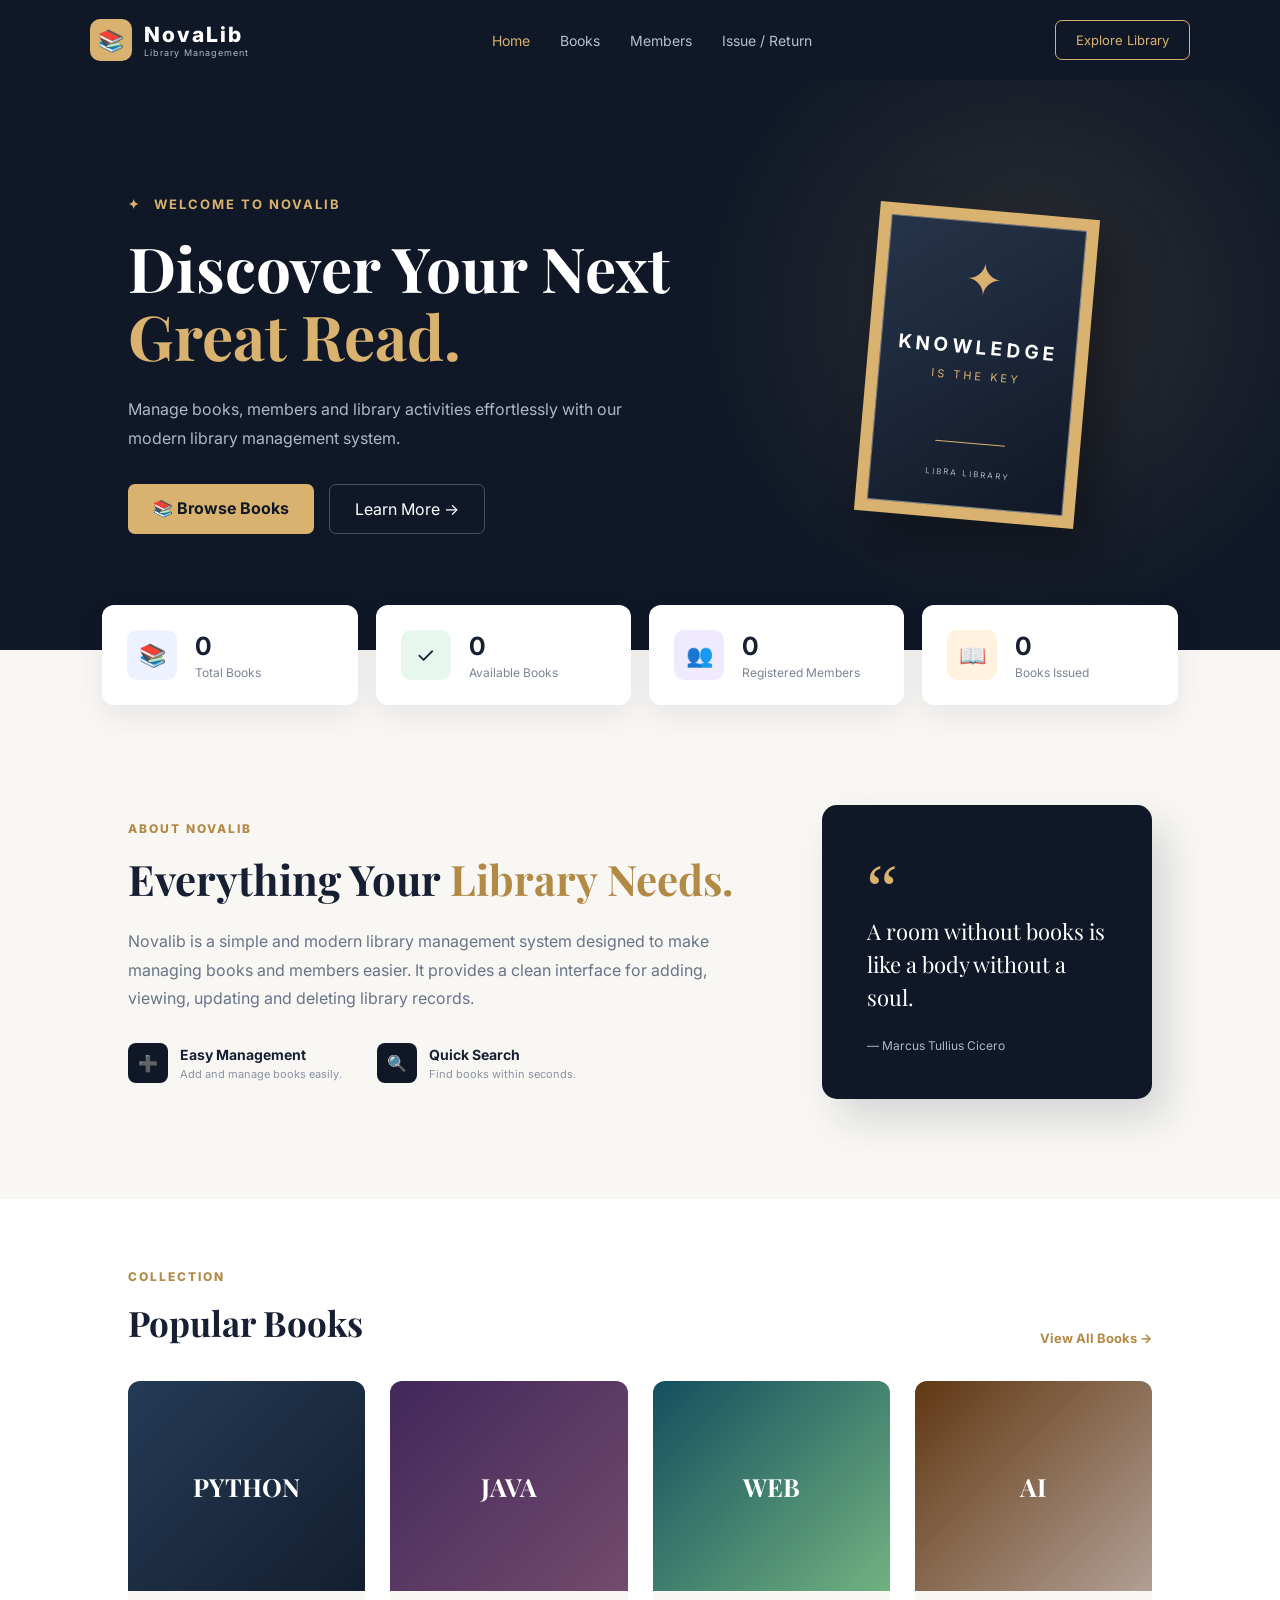
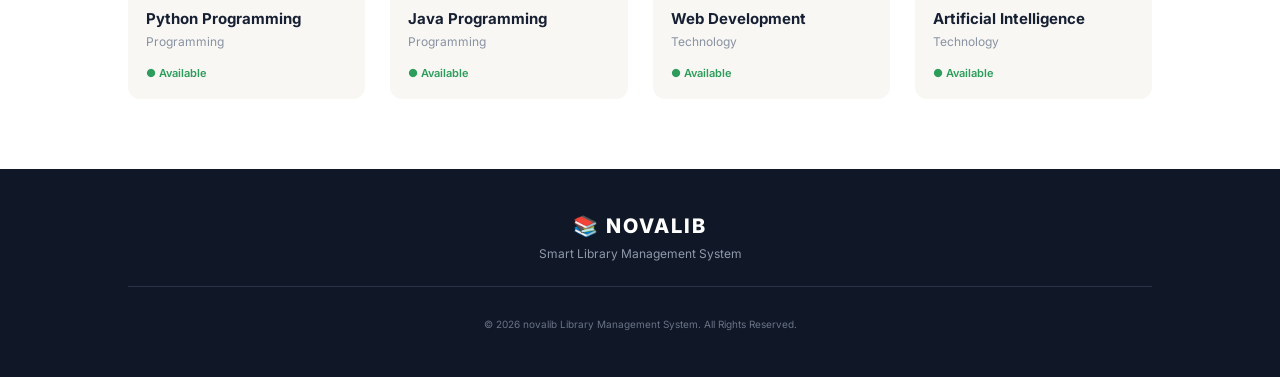
<file: index.html>
<!DOCTYPE html>
<html lang="en">

<head>

    <meta charset="UTF-8">

    <meta name="viewport"
          content="width=device-width, initial-scale=1.0">

    <title>NovaLib - Library Management System</title>

    <!-- Google Font -->
    <link rel="preconnect"
          href="https://fonts.googleapis.com">

    <link rel="preconnect"
          href="https://fonts.gstatic.com"
          crossorigin>

    <link href="https://fonts.googleapis.com/css2?family=Inter:wght@400;500;600;700;800&family=Playfair+Display:wght@600;700&display=swap"
          rel="stylesheet">


    <link rel="stylesheet" href="style.css">
    <link rel="stylesheet" href="javascript.js">
    <link rel="stylesheet" href="book.html">

</head>


<body>




<header class="navbar">

    <div class="logo">

        <div class="logo-icon">
            📚
        </div>

        <div>
            <span class="logo-main">NovaLib</span>
            <span class="logo-sub">Library Management</span>
        </div>

    </div>


    <nav>

        <a href="index.html" class="active">
            Home
        </a>

        <a href="book.html">
            Books
        </a>

        <a href="members.html">
            Members
        </a>

        <a href="issue.html">
            Issue / Return
        </a>

    </nav>


    <a href="book.html"
       class="nav-button">

        Explore Library

    </a>

</header>





<section class="hero">

    <div class="hero-content">

        <div class="small-title">

            <span>✦</span>

            WELCOME TO NOVALIB

        </div>


        <h1>

            Discover Your Next
            <span>Great Read.</span>

        </h1>


        <p>

            Manage books, members and library activities
            effortlessly with our modern library management system.

        </p>


        <div class="hero-buttons">

            <a href="book.html"
               class="primary-button">

                📚 Browse Books

            </a>


            <a href="#about"
               class="secondary-button">

                Learn More →

            </a>

        </div>

    </div>



    <div class="hero-book">

        <div class="book-card">

            <div class="book-cover">

                <div class="book-symbol">
                    ✦
                </div>

                <h3>
                    KNOWLEDGE
                </h3>

                <p>
                    IS THE KEY
                </p>

                <div class="book-line"></div>

                <small>
                    LIBRA LIBRARY
                </small>

            </div>

        </div>

    </div>

</section>





<section class="stats">

    <div class="stat-card">

        <div class="stat-icon">
            📚
        </div>

        <div>

            <h2 id="totalBooks">
                0
            </h2>

            <p>
                Total Books
            </p>

        </div>

    </div>



    <div class="stat-card">

        <div class="stat-icon green">
            ✓
        </div>

        <div>

            <h2 id="availableBooks">
                0
            </h2>

            <p>
                Available Books
            </p>

        </div>

    </div>



    <div class="stat-card">

        <div class="stat-icon purple">
            👥
        </div>

        <div>

            <h2 id="totalMembers">
                0
            </h2>

            <p>
                Registered Members
            </p>

        </div>

    </div>



    <div class="stat-card">

        <div class="stat-icon orange">
            📖
        </div>

        <div>

            <h2 id="issuedBooks">
                0
            </h2>

            <p>
                Books Issued
            </p>

        </div>

    </div>

</section>





<section class="about"
         id="about">

    <div class="about-text">

        <div class="section-label">
            ABOUT NOVALIB
        </div>


        <h2>

            Everything Your
            <span>Library Needs.</span>

        </h2>


        <p>

            Novalib is a simple and modern library management
            system designed to make managing books and members
            easier. It provides a clean interface for adding,
            viewing, updating and deleting library records.

        </p>


        <div class="features">

            <div class="feature">

                <div class="feature-icon">
                    ➕
                </div>

                <div>

                    <h3>
                        Easy Management
                    </h3>

                    <p>
                        Add and manage books easily.
                    </p>

                </div>

            </div>


            <div class="feature">

                <div class="feature-icon">
                    🔍
                </div>

                <div>

                    <h3>
                        Quick Search
                    </h3>

                    <p>
                        Find books within seconds.
                    </p>

                </div>

            </div>

        </div>

    </div>



    <div class="about-card">

        <div class="quote-icon">
            “
        </div>

        <p>

            A room without books is like
            a body without a soul.

        </p>

        <span>
            — Marcus Tullius Cicero
        </span>

    </div>

</section>



<section class="popular">

    <div class="section-heading">

        <div>

            <div class="section-label">
                COLLECTION
            </div>

            <h2>
                Popular Books
            </h2>

        </div>


        <a href="book.html">
            View All Books →
        </a>

    </div>



    <div class="book-grid">


        <!-- Book 1 -->

        <div class="book-item">

            <div class="mini-cover cover-one">

                <span>
                    PYTHON
                </span>

            </div>

            <div class="book-info">

                <h3>
                    Python Programming
                </h3>

                <p>
                    Programming
                </p>

                <span class="available">
                    ● Available
                </span>

            </div>

        </div>




        <div class="book-item">

            <div class="mini-cover cover-two">

                <span>
                    JAVA
                </span>

            </div>

            <div class="book-info">

                <h3>
                    Java Programming
                </h3>

                <p>
                    Programming
                </p>

                <span class="available">
                    ● Available
                </span>

            </div>

        </div>




        <div class="book-item">

            <div class="mini-cover cover-three">

                <span>
                    WEB
                </span>

            </div>

            <div class="book-info">

                <h3>
                    Web Development
                </h3>

                <p>
                    Technology
                </p>

                <span class="available">
                    ● Available
                </span>

            </div>

        </div>




        <div class="book-item">

            <div class="mini-cover cover-four">

                <span>
                    AI
                </span>

            </div>

            <div class="book-info">

                <h3>
                    Artificial Intelligence
                </h3>

                <p>
                    Technology
                </p>

                <span class="available">
                    ● Available
                </span>

            </div>

        </div>


    </div>

</section>




<footer>

    <div class="footer-logo">

        📚 NOVALIB

    </div>


    <p>

        Smart Library Management System

    </p>


    <div class="footer-line"></div>


    <small>

        © 2026 novalib Library Management System.
        All Rights Reserved.

    </small>

</footer>




<script src="javascript.js"></script>

</body>

</html>
</file>
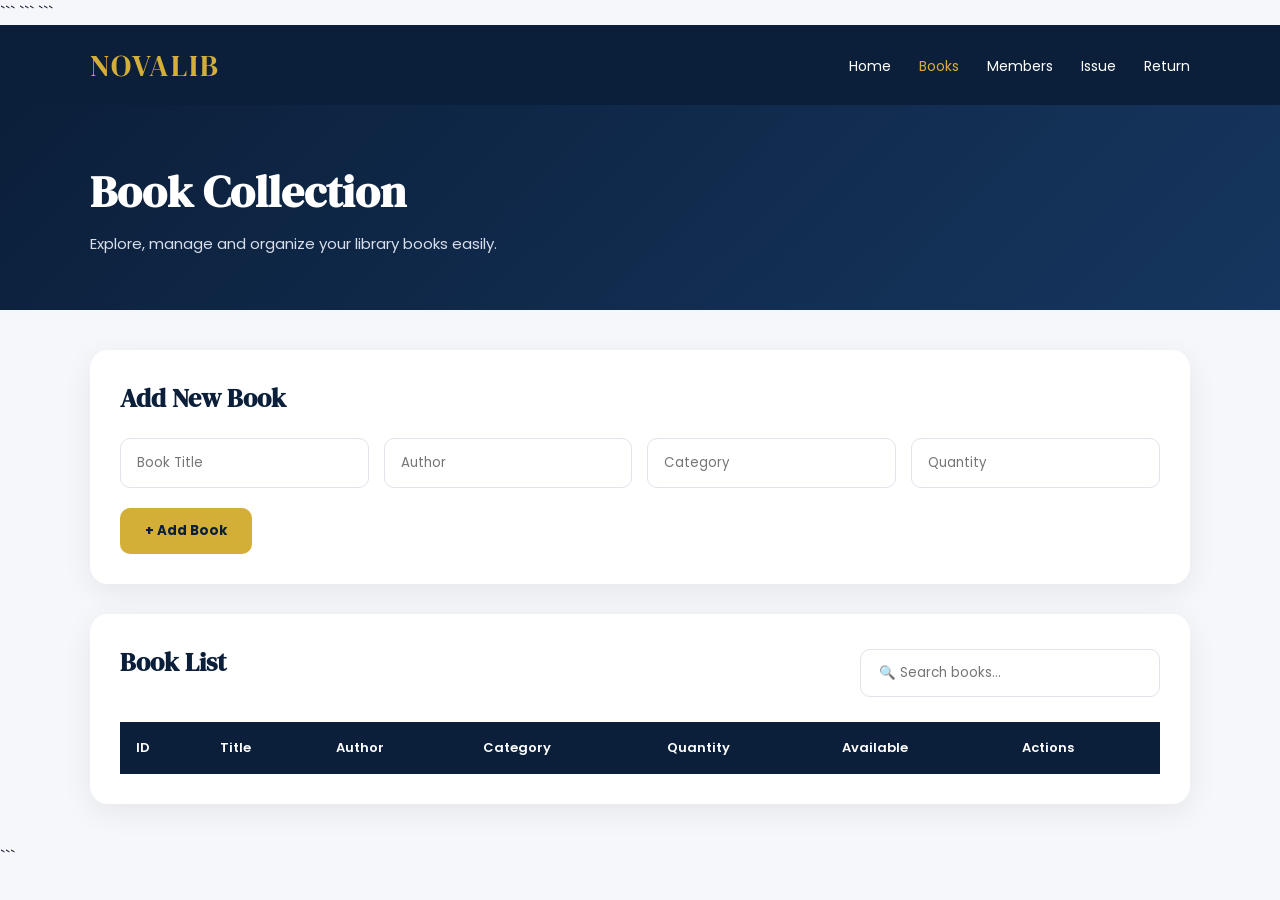
<file: book.html>
<!DOCTYPE html>

<html lang="en">

<head>
    <meta charset="UTF-8">
    <meta name="viewport" content="width=device-width, initial-scale=1.0">

```
<title>NOVALIB | Books</title>

<!-- Google Font -->
<link rel="preconnect" href="https://fonts.googleapis.com">
<link rel="preconnect" href="https://fonts.gstatic.com" crossorigin>
<link href="https://fonts.googleapis.com/css2?family=DM+Serif+Display&family=Poppins:wght@300;400;500;600;700&display=swap" rel="stylesheet">

<link rel="stylesheet" href="style.css">

<style>

    * {
        margin: 0;
        padding: 0;
        box-sizing: border-box;
    }

    body {
        font-family: 'Poppins', sans-serif;
        background: #f5f7fb;
        color: #172033;
    }

    /* NAVBAR */
    .navbar {
        background: #0b1f3a;
        padding: 18px 7%;
        display: flex;
        justify-content: space-between;
        align-items: center;
    }

    .logo {
        color: #d4af37;
        font-family: 'DM Serif Display', serif;
        font-size: 30px;
        letter-spacing: 2px;
    }

    .nav-links {
        display: flex;
        gap: 28px;
        list-style: none;
    }

    .nav-links a {
        color: white;
        text-decoration: none;
        font-size: 14px;
        transition: 0.3s;
    }

    .nav-links a:hover,
    .nav-links .active {
        color: #d4af37;
    }

    /* HERO */
    .books-hero {
        background: linear-gradient(135deg, #0b1f3a, #16365f);
        padding: 55px 7%;
        color: white;
    }

    .books-hero h1 {
        font-family: 'DM Serif Display', serif;
        font-size: 45px;
        margin-bottom: 10px;
    }

    .books-hero p {
        color: #d8deea;
        font-size: 15px;
    }

    /* MAIN */
    .container {
        width: 86%;
        max-width: 1250px;
        margin: 40px auto;
    }

    /* ADD BOOK CARD */
    .card {
        background: white;
        padding: 30px;
        border-radius: 18px;
        box-shadow: 0 8px 30px rgba(0, 0, 0, 0.07);
        margin-bottom: 30px;
    }

    .card-title {
        font-family: 'DM Serif Display', serif;
        font-size: 26px;
        color: #0b1f3a;
        margin-bottom: 22px;
    }

    .form-grid {
        display: grid;
        grid-template-columns: repeat(4, 1fr);
        gap: 15px;
    }

    .form-group input {
        width: 100%;
        padding: 14px 16px;
        border: 1px solid #dfe3ea;
        border-radius: 10px;
        outline: none;
        font-family: 'Poppins', sans-serif;
        transition: 0.3s;
    }

    .form-group input:focus {
        border-color: #d4af37;
        box-shadow: 0 0 0 3px rgba(212, 175, 55, 0.12);
    }

    .add-btn {
        margin-top: 20px;
        padding: 13px 25px;
        border: none;
        border-radius: 10px;
        background: #d4af37;
        color: #0b1f3a;
        font-weight: 700;
        cursor: pointer;
        font-family: 'Poppins', sans-serif;
        transition: 0.3s;
    }

    .add-btn:hover {
        transform: translateY(-2px);
        background: #c49f2f;
    }

    /* BOOK LIST HEADER */
    .list-header {
        display: flex;
        justify-content: space-between;
        align-items: center;
        gap: 20px;
        margin-bottom: 20px;
    }

    .search-box {
        width: 300px;
        padding: 13px 18px;
        border: 1px solid #dfe3ea;
        border-radius: 10px;
        outline: none;
        font-family: 'Poppins', sans-serif;
    }

    .search-box:focus {
        border-color: #d4af37;
    }

    /* TABLE */
    .table-wrapper {
        overflow-x: auto;
    }

    table {
        width: 100%;
        border-collapse: collapse;
        min-width: 850px;
    }

    thead {
        background: #0b1f3a;
        color: white;
    }

    th {
        padding: 16px;
        text-align: left;
        font-size: 13px;
        font-weight: 600;
    }

    td {
        padding: 15px 16px;
        border-bottom: 1px solid #edf0f4;
        font-size: 13px;
    }

    tbody tr {
        transition: 0.2s;
    }

    tbody tr:hover {
        background: #faf9f2;
    }

    /* MOBILE */
    @media (max-width: 900px) {

        .form-grid {
            grid-template-columns: repeat(2, 1fr);
        }

        .nav-links {
            gap: 15px;
        }

    }

    @media (max-width: 600px) {

        .navbar {
            flex-direction: column;
            gap: 15px;
        }

        .nav-links {
            flex-wrap: wrap;
            justify-content: center;
        }

        .books-hero h1 {
            font-size: 34px;
        }

        .form-grid {
            grid-template-columns: 1fr;
        }

        .list-header {
            flex-direction: column;
            align-items: flex-start;
        }

        .search-box {
            width: 100%;
        }

        .container {
            width: 92%;
        }

    }

</style>
```

</head>

<body>

```


<nav class="navbar">

    <div class="logo">
        NOVALIB
    </div>

    <ul class="nav-links">

        <li>
            <a href="index.html">Home</a>
        </li>

        <li>
            <a href="books.html" class="active">Books</a>
        </li>

        <li>
            <a href="members.html">Members</a>
        </li>

        <li>
            <a href="issue.html">Issue</a>
        </li>

        <li>
            <a href="return.html">Return</a>
        </li>

    </ul>

</nav>




<section class="books-hero">

    <h1>Book Collection</h1>

    <p>
        Explore, manage and organize your library books easily.
    </p>

</section>



<main class="container">


    <!-- ADD BOOK -->

    <section class="card">

        <h2 class="card-title">
            Add New Book
        </h2>

        <div class="form-grid">

            <div class="form-group">
                <input
                    type="text"
                    id="title"
                    placeholder="Book Title"
                >
            </div>

            <div class="form-group">
                <input
                    type="text"
                    id="author"
                    placeholder="Author"
                >
            </div>

            <div class="form-group">
                <input
                    type="text"
                    id="category"
                    placeholder="Category"
                >
            </div>

            <div class="form-group">
                <input
                    type="number"
                    id="quantity"
                    placeholder="Quantity"
                >
            </div>

        </div>

        <button
            class="add-btn"
            onclick="addBook()"
        >
            + Add Book
        </button>

    </section>



    <section class="card">

        <div class="list-header">

            <h2 class="card-title">
                Book List
            </h2>

            <input
                type="text"
                id="search"
                class="search-box"
                placeholder="🔍 Search books..."
                onkeyup="displayBooks()"
            >

        </div>


        <div class="table-wrapper">

            <table>

                <thead>

                    <tr>
                        <th>ID</th>
                        <th>Title</th>
                        <th>Author</th>
                        <th>Category</th>
                        <th>Quantity</th>
                        <th>Available</th>
                        <th>Actions</th>
                    </tr>

                </thead>

                <tbody id="bookTable">

                </tbody>

            </table>

        </div>

    </section>

</main>



<script src="javascript.js"></script>
<script src="book.js"></script>
```

</body>

</html>
</file>
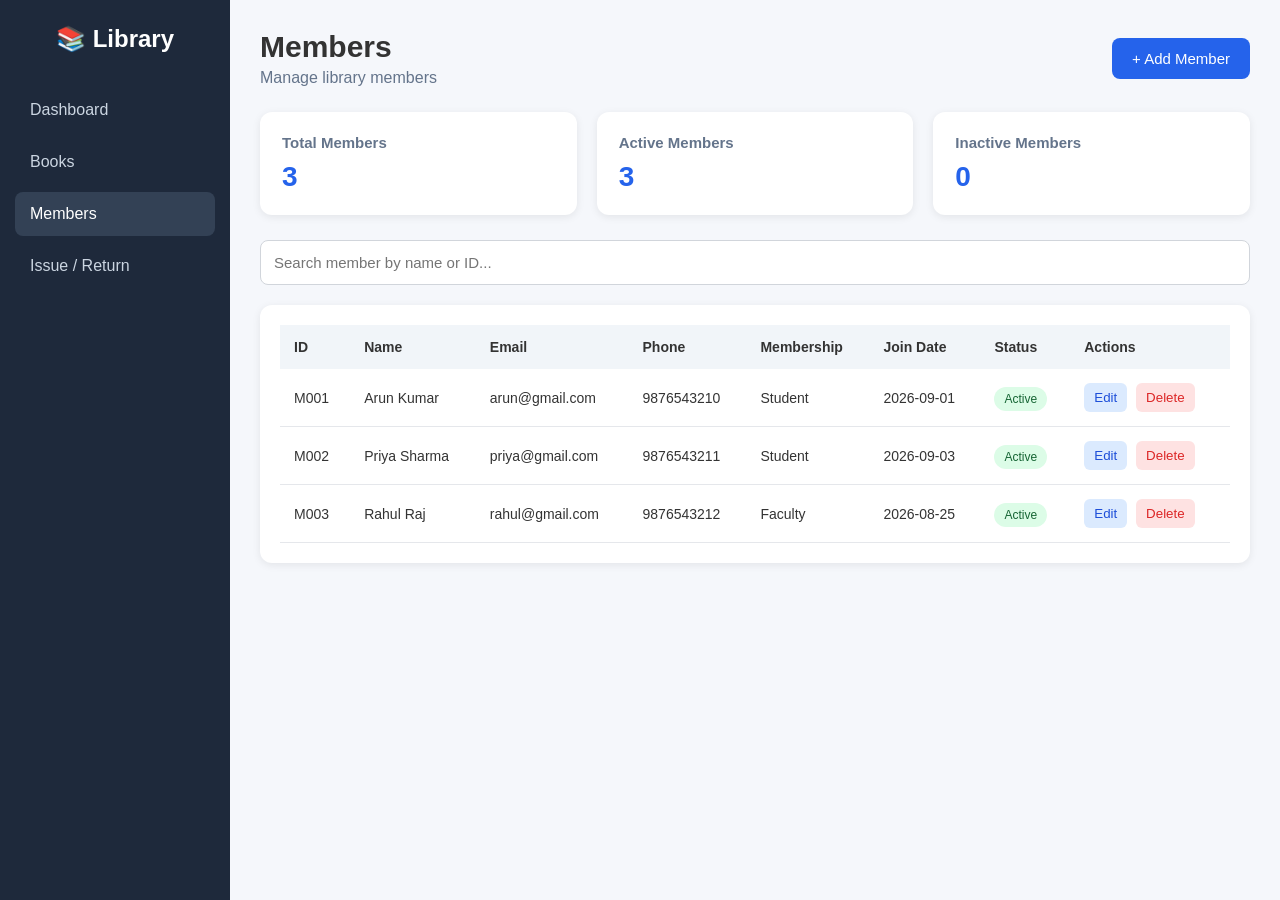
<file: members.html>
<!DOCTYPE html>
<html lang="en">
<head>
    <meta charset="UTF-8">
    <meta name="viewport" content="width=device-width, initial-scale=1.0">
    <title>Library - Members</title>

    <link rel="stylesheet" href="members.css">
</head>

<body>

    <!-- Sidebar -->
    <aside class="sidebar">
        <h2>📚 Library</h2>

        <nav>
            <a href="index.html">Dashboard</a>
            <a href="books.html">Books</a>
            <a href="members.html" class="active">Members</a>
            <a href="issue-return.html">Issue / Return</a>
        </nav>
    </aside>


    <!-- Main Content -->
    <main class="main-content">

        <header class="top-bar">
            <div>
                <h1>Members</h1>
                <p>Manage library members</p>
            </div>

            <button class="add-btn" onclick="openMemberForm()">
                + Add Member
            </button>
        </header>


        <!-- Statistics -->
        <section class="stats">

            <div class="stat-card">
                <h3>Total Members</h3>
                <p id="totalMembers">0</p>
            </div>

            <div class="stat-card">
                <h3>Active Members</h3>
                <p id="activeMembers">0</p>
            </div>

            <div class="stat-card">
                <h3>Inactive Members</h3>
                <p id="inactiveMembers">0</p>
            </div>

        </section>


        <!-- Search -->
        <div class="search-box">
            <input
                type="text"
                id="searchMember"
                placeholder="Search member by name or ID..."
                onkeyup="searchMembers()"
            >
        </div>


        <!-- Members Table -->
        <section class="table-container">

            <table>

                <thead>
                    <tr>
                        <th>ID</th>
                        <th>Name</th>
                        <th>Email</th>
                        <th>Phone</th>
                        <th>Membership</th>
                        <th>Join Date</th>
                        <th>Status</th>
                        <th>Actions</th>
                    </tr>
                </thead>

                <tbody id="memberTableBody">
                    <!-- JavaScript will add members here -->
                </tbody>

            </table>

        </section>

    </main>


    <!-- Add/Edit Member Modal -->
    <div id="memberModal" class="modal">

        <div class="modal-content">

            <span class="close" onclick="closeMemberForm()">&times;</span>

            <h2 id="formTitle">Add Member</h2>

            <form id="memberForm">

                <input type="hidden" id="editMemberId">

                <label>Member Name</label>
                <input
                    type="text"
                    id="memberName"
                    placeholder="Enter member name"
                    required
                >

                <label>Email</label>
                <input
                    type="email"
                    id="memberEmail"
                    placeholder="Enter email"
                    required
                >

                <label>Phone</label>
                <input
                    type="text"
                    id="memberPhone"
                    placeholder="Enter phone number"
                    required
                >

                <label>Membership Type</label>

                <select id="membershipType" required>
                    <option value="">Select membership</option>
                    <option value="Student">Student</option>
                    <option value="Faculty">Faculty</option>
                    <option value="General">General</option>
                </select>

                <label>Join Date</label>

                <input
                    type="date"
                    id="joinDate"
                    required
                >

                <label>Status</label>

                <select id="memberStatus">
                    <option value="Active">Active</option>
                    <option value="Inactive">Inactive</option>
                </select>

                <button type="submit" class="save-btn">
                    Save Member
                </button>

            </form>

        </div>

    </div>


    <!-- JavaScript -->
    <script src="members.js"></script>

</body>
</html>
</file>
<file: style.css>
* {
    margin: 0;
    padding: 0;
    box-sizing: border-box;
}

html {
    scroll-behavior: smooth;
}

body {
    font-family: "Inter", sans-serif;
    background: #f8f7f4;
    color: #172033;
}



.navbar {
    height: 80px;

    display: flex;
    align-items: center;
    justify-content: space-between;

    padding: 0 7%;

    background: #101827;

    color: white;
}


.logo {
    display: flex;
    align-items: center;

    gap: 12px;
}


.logo-icon {
    width: 42px;
    height: 42px;

    display: flex;
    align-items: center;
    justify-content: center;

    background: #d8b26e;

    border-radius: 10px;

    font-size: 21px;
}


.logo-main {
    display: block;

    font-size: 21px;

    font-weight: 800;

    letter-spacing: 2px;
}


.logo-sub {
    display: block;

    font-size: 9px;

    color: #aeb7c8;

    letter-spacing: 1px;
}


nav {
    display: flex;

    gap: 30px;
}


nav a {
    color: #b8c0ce;

    text-decoration: none;

    font-size: 14px;

    transition: 0.3s;
}


nav a:hover,
nav a.active {
    color: #d8b26e;
}


.nav-button {
    padding: 11px 20px;

    border: 1px solid #d8b26e;

    border-radius: 7px;

    color: #d8b26e;

    text-decoration: none;

    font-size: 13px;

    transition: 0.3s;
}


.nav-button:hover {
    background: #d8b26e;

    color: #101827;
}



/* =========================
   HERO
========================= */

.hero {
    min-height: 570px;

    display: flex;

    align-items: center;
    justify-content: space-between;

    padding: 70px 10%;

    background:

        radial-gradient(
            circle at 80% 40%,
            rgba(216,178,110,0.14),
            transparent 30%
        ),

        #101827;

    color: white;
}


.hero-content {
    max-width: 600px;
}


.small-title {
    color: #d8b26e;

    font-size: 13px;

    font-weight: 700;

    letter-spacing: 2px;

    margin-bottom: 22px;
}


.small-title span {
    margin-right: 8px;
}


.hero h1 {
    font-family: "Playfair Display", serif;

    font-size: 62px;

    line-height: 1.1;

    margin-bottom: 25px;
}


.hero h1 span {
    color: #d8b26e;
}


.hero p {
    color: #aeb7c8;

    font-size: 16px;

    line-height: 1.8;

    max-width: 540px;

    margin-bottom: 32px;
}


.hero-buttons {
    display: flex;

    gap: 15px;
}


.primary-button {
    padding: 14px 25px;

    background: #d8b26e;

    color: #101827;

    text-decoration: none;

    font-weight: 700;

    border-radius: 7px;

    transition: 0.3s;
}


.primary-button:hover {
    transform: translateY(-3px);

    box-shadow:
        0 10px 25px rgba(216,178,110,0.2);
}


.secondary-button {
    padding: 14px 25px;

    border: 1px solid #455063;

    color: white;

    text-decoration: none;

    border-radius: 7px;

    transition: 0.3s;
}


.secondary-button:hover {
    border-color: #d8b26e;

    color: #d8b26e;
}



.hero-book {
    width: 350px;

    display: flex;

    justify-content: center;
}


.book-card {
    width: 220px;
    height: 310px;

    padding: 12px;

    background: #d8b26e;

    transform: rotate(5deg);

    box-shadow:
        20px 25px 50px rgba(0,0,0,0.35);

    transition: 0.5s;
}


.book-card:hover {
    transform:
        rotate(0deg)
        translateY(-10px);
}


.book-cover {
    width: 100%;
    height: 100%;

    display: flex;

    align-items: center;

    justify-content: center;

    flex-direction: column;

    border: 1px solid rgba(255,255,255,0.4);

    background:
        linear-gradient(
            145deg,
            #263449,
            #111827
        );

    text-align: center;
}


.book-symbol {
    font-size: 45px;

    color: #d8b26e;

    margin-bottom: 30px;
}


.book-cover h3 {
    letter-spacing: 4px;

    font-size: 19px;
}


.book-cover p {
    color: #d8b26e;

    font-size: 11px;

    letter-spacing: 3px;

    margin-top: 8px;
}


.book-line {
    width: 70px;

    height: 1px;

    background: #d8b26e;

    margin: 25px 0;
}


.book-cover small {
    color: #aeb7c8;

    font-size: 8px;

    letter-spacing: 2px;
}



.stats {
    width: 84%;

    margin: -45px auto 0;

    position: relative;

    display: grid;

    grid-template-columns:
        repeat(4, 1fr);

    gap: 18px;
}


.stat-card {
    background: white;

    padding: 25px;

    display: flex;

    align-items: center;

    gap: 18px;

    border-radius: 12px;

    box-shadow:
        0 10px 30px rgba(20,30,50,0.08);

    transition: 0.3s;
}


.stat-card:hover {
    transform: translateY(-5px);
}


.stat-icon {
    width: 50px;
    height: 50px;

    display: flex;

    align-items: center;
    justify-content: center;

    border-radius: 10px;

    background: #eef2ff;

    font-size: 22px;
}


.stat-icon.green {
    background: #e8f7ee;
}


.stat-icon.purple {
    background: #f0eafe;
}


.stat-icon.orange {
    background: #fff2df;
}


.stat-card h2 {
    font-size: 25px;

    margin-bottom: 4px;
}


.stat-card p {
    color: #7a8495;

    font-size: 12px;
}




.about {
    padding: 100px 10%;

    display: grid;

    grid-template-columns:
        1.3fr 0.7fr;

    gap: 80px;

    align-items: center;
}


.section-label {
    color: #b28a46;

    font-size: 12px;

    font-weight: 800;

    letter-spacing: 2px;

    margin-bottom: 15px;
}


.about h2 {
    font-family: "Playfair Display", serif;

    font-size: 42px;

    margin-bottom: 20px;
}


.about h2 span {
    color: #b28a46;
}


.about-text > p {
    color: #687386;

    line-height: 1.8;

    max-width: 650px;

    margin-bottom: 30px;
}


.features {
    display: flex;

    gap: 35px;
}


.feature {
    display: flex;

    gap: 12px;

    align-items: center;
}


.feature-icon {
    width: 40px;
    height: 40px;

    display: flex;

    align-items: center;
    justify-content: center;

    background: #101827;

    color: #d8b26e;

    border-radius: 8px;
}


.feature h3 {
    font-size: 14px;

    margin-bottom: 4px;
}


.feature p {
    color: #8992a1;

    font-size: 11px;
}


.about-card {
    padding: 45px;

    background: #101827;

    border-radius: 15px;

    color: white;

    position: relative;

    box-shadow:
        15px 20px 40px rgba(16,24,39,0.15);
}


.quote-icon {
    font-family: Georgia, serif;

    font-size: 70px;

    color: #d8b26e;

    height: 45px;
}


.about-card p {
    font-family: "Playfair Display", serif;

    font-size: 22px;

    line-height: 1.5;

    margin: 20px 0;
}


.about-card span {
    color: #aeb7c8;

    font-size: 12px;
}




.popular {
    padding: 70px 10%;

    background: white;
}


.section-heading {
    display: flex;

    justify-content: space-between;

    align-items: end;

    margin-bottom: 35px;
}


.section-heading h2 {
    font-family: "Playfair Display", serif;

    font-size: 35px;
}


.section-heading a {
    color: #b28a46;

    text-decoration: none;

    font-size: 13px;

    font-weight: 700;
}


.book-grid {
    display: grid;

    grid-template-columns:
        repeat(4, 1fr);

    gap: 25px;
}


.book-item {
    background: #f8f7f4;

    border-radius: 12px;

    overflow: hidden;

    transition: 0.3s;
}


.book-item:hover {
    transform: translateY(-7px);

    box-shadow:
        0 15px 30px rgba(20,30,50,0.1);
}


.mini-cover {
    height: 210px;

    display: flex;

    justify-content: center;

    align-items: center;

    font-family: "Playfair Display", serif;

    font-size: 25px;

    font-weight: 700;

    color: white;
}


.cover-one {
    background:
        linear-gradient(
            135deg,
            #243b55,
            #141e30
        );
}


.cover-two {
    background:
        linear-gradient(
            135deg,
            #42275a,
            #734b6d
        );
}


.cover-three {
    background:
        linear-gradient(
            135deg,
            #134e5e,
            #71b280
        );
}


.cover-four {
    background:
        linear-gradient(
            135deg,
            #603813,
            #b29f94
        );
}


.book-info {
    padding: 18px;
}


.book-info h3 {
    font-size: 15px;

    margin-bottom: 6px;
}


.book-info p {
    color: #8992a1;

    font-size: 12px;

    margin-bottom: 12px;
}


.available {
    color: #2e9d5b;

    font-size: 11px;

    font-weight: 600;
}




footer {
    padding: 45px 10%;

    background: #101827;

    color: white;

    text-align: center;
}


.footer-logo {
    font-size: 20px;

    font-weight: 800;

    letter-spacing: 2px;

    margin-bottom: 8px;
}


footer p {
    color: #8e99aa;

    font-size: 12px;
}


.footer-line {
    height: 1px;

    background: #293345;

    margin: 25px 0;
}


footer small {
    color: #687386;

    font-size: 10px;
}




@media (max-width: 1000px) {

    nav {
        gap: 15px;
    }

    .hero {
        padding: 60px 6%;
    }

    .hero h1 {
        font-size: 48px;
    }

    .stats {
        width: 90%;

        grid-template-columns:
            repeat(2, 1fr);
    }

    .about {
        padding: 80px 6%;
    }

    .popular {
        padding: 60px 6%;
    }

    .book-grid {
        grid-template-columns:
            repeat(2, 1fr);
    }

}


@media (max-width: 700px) {

    .navbar {
        height: auto;

        padding: 20px;

        flex-direction: column;

        gap: 20px;
    }


    nav {
        flex-wrap: wrap;

        justify-content: center;
    }


    .hero {
        flex-direction: column;

        text-align: center;

        gap: 50px;
    }


    .hero p {
        margin-left: auto;
        margin-right: auto;
    }


    .hero-buttons {
        justify-content: center;
    }


    .hero-book {
        width: auto;
    }


    .stats {
        grid-template-columns: 1fr;

        margin-top: 25px;
    }


    .about {
        grid-template-columns: 1fr;

        gap: 40px;
    }


    .features {
        flex-direction: column;

        align-items: flex-start;
    }


    .book-grid {
        grid-template-columns: 1fr;
    }

}
</file>
<file: members.css>
* {
    margin: 0;
    padding: 0;
    box-sizing: border-box;
}

body {
    font-family: Arial, sans-serif;
    background: #f5f7fb;
    color: #333;
}


/* Sidebar */

.sidebar {
    position: fixed;
    width: 230px;
    height: 100vh;
    background: #1e293b;
    padding: 25px 15px;
    color: white;
}

.sidebar h2 {
    text-align: center;
    margin-bottom: 35px;
}

.sidebar nav a {
    display: block;
    color: #cbd5e1;
    text-decoration: none;
    padding: 13px 15px;
    margin-bottom: 8px;
    border-radius: 8px;
}

.sidebar nav a:hover,
.sidebar nav a.active {
    background: #334155;
    color: white;
}


/* Main Content */

.main-content {
    margin-left: 230px;
    padding: 30px;
}


/* Header */

.top-bar {
    display: flex;
    justify-content: space-between;
    align-items: center;
    margin-bottom: 25px;
}

.top-bar h1 {
    font-size: 30px;
    margin-bottom: 5px;
}

.top-bar p {
    color: #64748b;
}

.add-btn {
    background: #2563eb;
    color: white;
    border: none;
    padding: 12px 20px;
    border-radius: 8px;
    cursor: pointer;
    font-size: 15px;
}

.add-btn:hover {
    background: #1d4ed8;
}


/* Statistics */

.stats {
    display: grid;
    grid-template-columns: repeat(3, 1fr);
    gap: 20px;
    margin-bottom: 25px;
}

.stat-card {
    background: white;
    padding: 22px;
    border-radius: 12px;
    box-shadow: 0 2px 8px rgba(0,0,0,0.08);
}

.stat-card h3 {
    color: #64748b;
    font-size: 15px;
    margin-bottom: 10px;
}

.stat-card p {
    font-size: 28px;
    font-weight: bold;
    color: #2563eb;
}


/* Search */

.search-box {
    margin-bottom: 20px;
}

.search-box input {
    width: 100%;
    padding: 13px;
    border: 1px solid #d1d5db;
    border-radius: 8px;
    font-size: 15px;
}


/* Table */

.table-container {
    background: white;
    border-radius: 12px;
    padding: 20px;
    overflow-x: auto;
    box-shadow: 0 2px 8px rgba(0,0,0,0.08);
}

table {
    width: 100%;
    border-collapse: collapse;
}

th {
    background: #f1f5f9;
    padding: 14px;
    text-align: left;
    font-size: 14px;
}

td {
    padding: 14px;
    border-bottom: 1px solid #e5e7eb;
    font-size: 14px;
}

tr:hover {
    background: #f8fafc;
}


/* Status */

.status-active {
    background: #dcfce7;
    color: #166534;
    padding: 5px 10px;
    border-radius: 15px;
    font-size: 12px;
}

.status-inactive {
    background: #fee2e2;
    color: #991b1b;
    padding: 5px 10px;
    border-radius: 15px;
    font-size: 12px;
}


/* Action Buttons */

.edit-btn,
.delete-btn {
    border: none;
    padding: 7px 10px;
    border-radius: 6px;
    cursor: pointer;
    margin-right: 5px;
}

.edit-btn {
    background: #dbeafe;
    color: #1d4ed8;
}

.delete-btn {
    background: #fee2e2;
    color: #dc2626;
}


/* Modal */

.modal {
    display: none;
    position: fixed;
    z-index: 1000;
    left: 0;
    top: 0;
    width: 100%;
    height: 100%;
    background: rgba(0,0,0,0.5);
}

.modal-content {
    background: white;
    width: 450px;
    max-width: 90%;
    margin: 50px auto;
    padding: 25px;
    border-radius: 12px;
}

.modal-content h2 {
    margin-bottom: 20px;
}

.close {
    float: right;
    font-size: 28px;
    cursor: pointer;
    color: #64748b;
}


/* Form */

#memberForm {
    display: flex;
    flex-direction: column;
}

#memberForm label {
    margin-bottom: 6px;
    margin-top: 12px;
    font-weight: bold;
    font-size: 14px;
}

#memberForm input,
#memberForm select {
    padding: 11px;
    border: 1px solid #d1d5db;
    border-radius: 7px;
    font-size: 14px;
}

.save-btn {
    margin-top: 20px;
    padding: 12px;
    border: none;
    border-radius: 8px;
    background: #2563eb;
    color: white;
    cursor: pointer;
    font-size: 15px;
}

.save-btn:hover {
    background: #1d4ed8;
}


/* Responsive */

@media (max-width: 800px) {

    .sidebar {
        width: 180px;
    }

    .main-content {
        margin-left: 180px;
    }

    .stats {
        grid-template-columns: 1fr;
    }

    .top-bar {
        flex-direction: column;
        align-items: flex-start;
        gap: 15px;
    }
}
</file>
